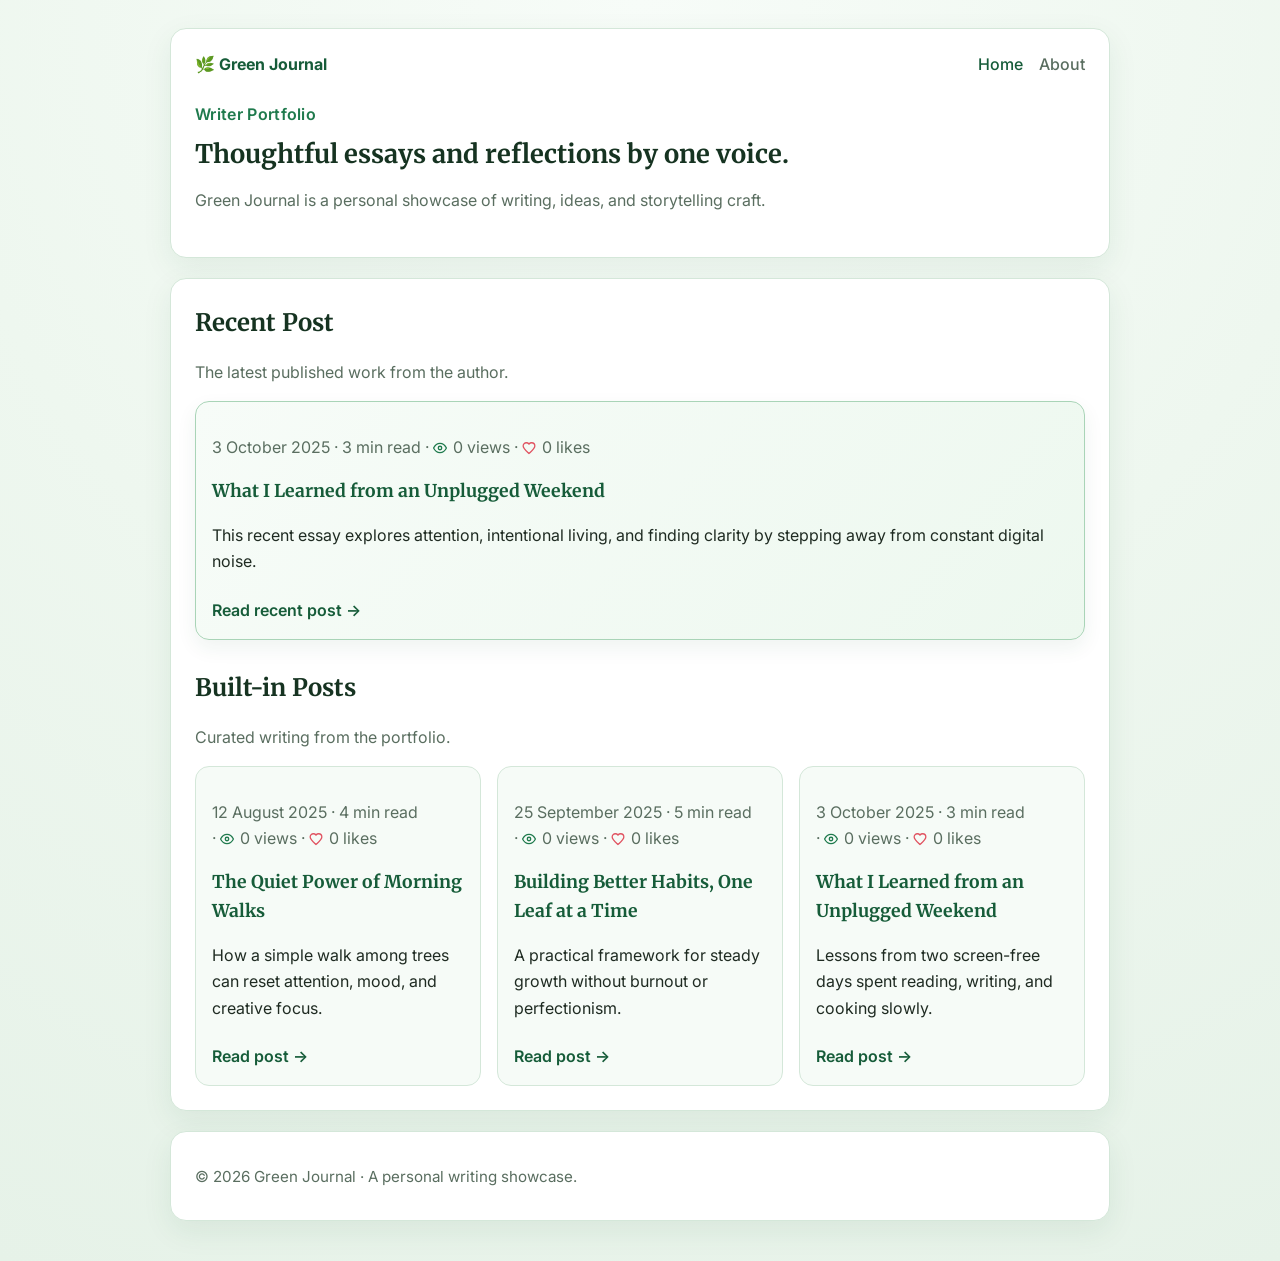
<file: index.html>
<!DOCTYPE html>
<html lang="en">
<head>
    <meta charset="UTF-8">
    <meta name="viewport" content="width=device-width, initial-scale=1.0">
    <meta name="description" content="Green Journal — a calm, nature-inspired portfolio blog showcasing one writer's work.">
    <title>Green Journal</title>
    <link rel="stylesheet" href="style.css">
    <script src="script.js" defer></script>
</head>
<body>
    <div class="page-wrap">
        <header class="site-header">
            <nav class="site-nav" aria-label="Primary navigation">
                <a class="brand" href="index.html">🌿 Green Journal</a>
                <div class="nav-links">
                    <a href="index.html" aria-current="page">Home</a>
                    <a href="about.html">About</a>
                </div>
            </nav>
            <section class="hero">
                <p class="eyebrow">Writer Portfolio</p>
                <h1>Thoughtful essays and reflections by one voice.</h1>
                <p class="hero-copy">Green Journal is a personal showcase of writing, ideas, and storytelling craft.</p>
            </section>
        </header>

        <main>
            <section class="posts-header compact">
                <h2>Recent Post</h2>
                <p>The latest published work from the author.</p>
            </section>

            <section class="featured-post" aria-label="Recent post">
                <article class="post-card featured-card" data-post-id="post3">
                    <p class="post-meta">3 October 2025 · 3 min read</p>
                    <h3><a href="post3.html">What I Learned from an Unplugged Weekend</a></h3>
                    <p>This recent essay explores attention, intentional living, and finding clarity by stepping away from constant digital noise.</p>
                    <a class="read-more" href="post3.html">Read recent post →</a>
                </article>
            </section>

            <section class="posts-header top-gap">
                <h2>Built-in Posts</h2>
                <p>Curated writing from the portfolio.</p>
            </section>

            <section class="post-grid" aria-label="Built-in blog post list">
                <article class="post-card" data-post-id="post1">
                    <p class="post-meta">12 August 2025 · 4 min read</p>
                    <h3><a href="post1.html">The Quiet Power of Morning Walks</a></h3>
                    <p>How a simple walk among trees can reset attention, mood, and creative focus.</p>
                    <a class="read-more" href="post1.html">Read post →</a>
                </article>

                <article class="post-card" data-post-id="post2">
                    <p class="post-meta">25 September 2025 · 5 min read</p>
                    <h3><a href="post2.html">Building Better Habits, One Leaf at a Time</a></h3>
                    <p>A practical framework for steady growth without burnout or perfectionism.</p>
                    <a class="read-more" href="post2.html">Read post →</a>
                </article>

                <article class="post-card" data-post-id="post3">
                    <p class="post-meta">3 October 2025 · 3 min read</p>
                    <h3><a href="post3.html">What I Learned from an Unplugged Weekend</a></h3>
                    <p>Lessons from two screen-free days spent reading, writing, and cooking slowly.</p>
                    <a class="read-more" href="post3.html">Read post →</a>
                </article>
            </section>
        </main>

        <footer class="site-footer">
            <p>© 2026 Green Journal · A personal writing showcase.</p>
        </footer>
    </div>
</body>
</html>
</file>
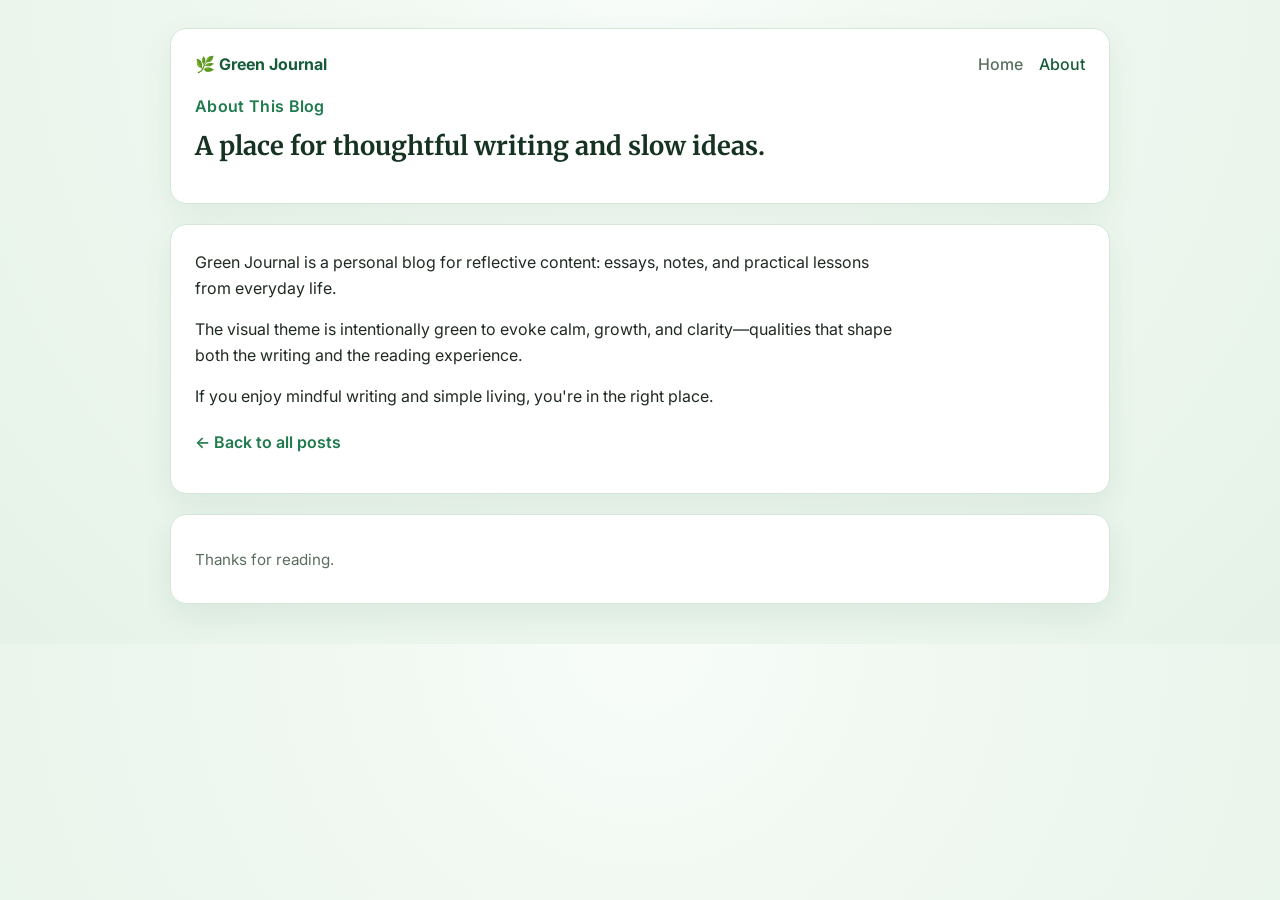
<file: about.html>
<!DOCTYPE html>
<html lang="en">
<head>
    <meta charset="UTF-8">
    <meta name="viewport" content="width=device-width, initial-scale=1.0">
    <meta name="description" content="About Green Journal.">
    <title>About · Green Journal</title>
    <link rel="stylesheet" href="style.css">
</head>
<body>
    <div class="page-wrap">
        <header class="site-header">
            <nav class="site-nav">
                <a class="brand" href="index.html">🌿 Green Journal</a>
                <div class="nav-links">
                    <a href="index.html">Home</a>
                    <a href="about.html" aria-current="page">About</a>
                </div>
            </nav>
            <section class="hero hero-small">
                <p class="eyebrow">About This Blog</p>
                <h1>A place for thoughtful writing and slow ideas.</h1>
            </section>
        </header>

        <main>
            <article class="single-post">
                <p>Green Journal is a personal blog for reflective content: essays, notes, and practical lessons from everyday life.</p>
                <p>The visual theme is intentionally green to evoke calm, growth, and clarity—qualities that shape both the writing and the reading experience.</p>
                <p>If you enjoy mindful writing and simple living, you're in the right place.</p>
                <p><a class="read-more" href="index.html">← Back to all posts</a></p>
            </article>
        </main>

        <footer class="site-footer">
            <p>Thanks for reading.</p>
        </footer>
    </div>
</body>
</html>
</file>
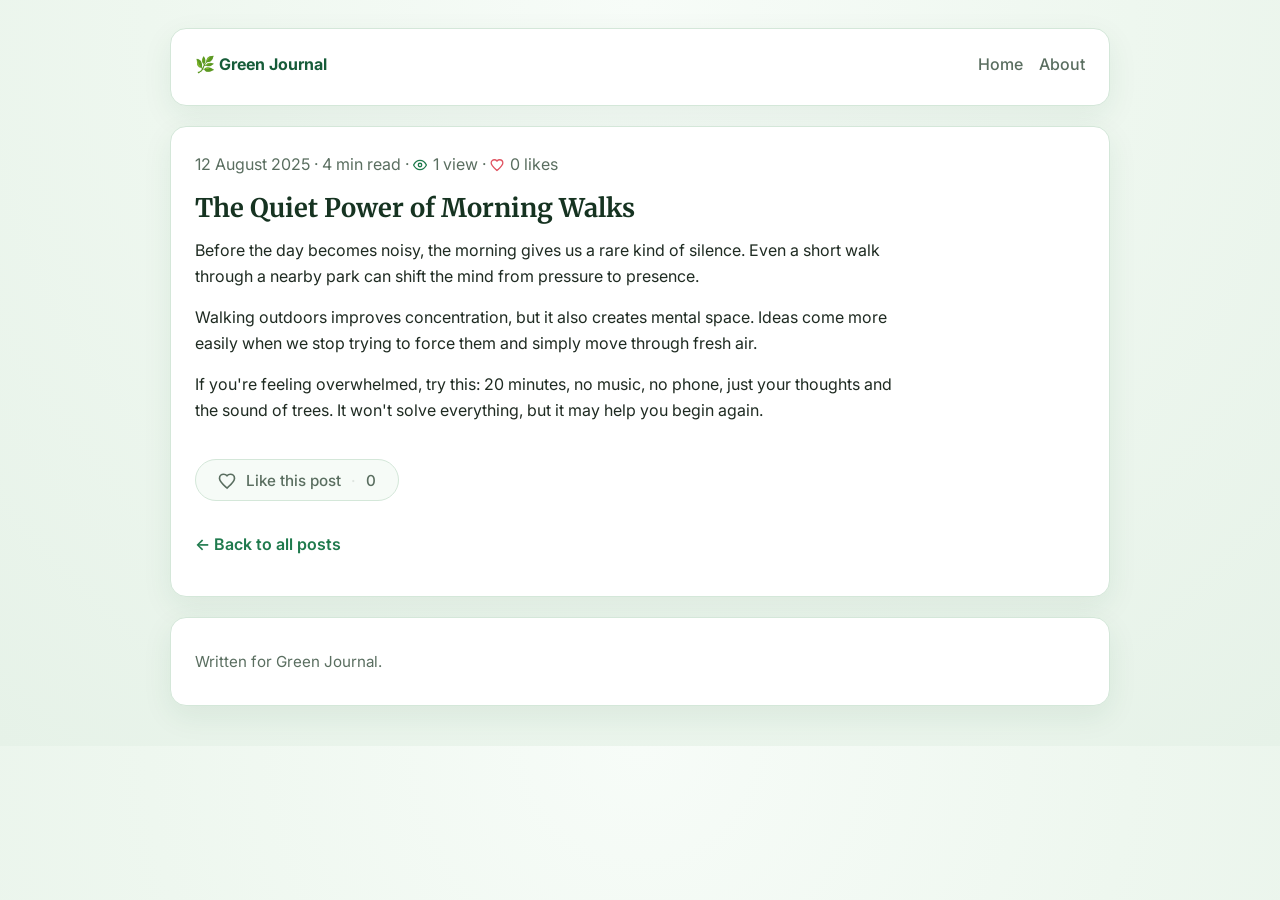
<file: post1.html>
<!DOCTYPE html>
<html lang="en">
<head>
    <meta charset="UTF-8">
    <meta name="viewport" content="width=device-width, initial-scale=1.0">
    <title>The Quiet Power of Morning Walks · Green Journal</title>
    <link rel="stylesheet" href="style.css">
    <script src="script.js" defer></script>
</head>
<body>
    <div class="page-wrap">
        <header class="site-header">
            <nav class="site-nav">
                <a class="brand" href="index.html">🌿 Green Journal</a>
                <div class="nav-links">
                    <a href="index.html">Home</a>
                    <a href="about.html">About</a>
                </div>
            </nav>
        </header>

        <main>
            <article class="single-post" data-post-id="post1">
                <p class="post-meta">12 August 2025 · 4 min read</p>
                <h1>The Quiet Power of Morning Walks</h1>
                <p>Before the day becomes noisy, the morning gives us a rare kind of silence. Even a short walk through a nearby park can shift the mind from pressure to presence.</p>
                <p>Walking outdoors improves concentration, but it also creates mental space. Ideas come more easily when we stop trying to force them and simply move through fresh air.</p>
                <p>If you're feeling overwhelmed, try this: 20 minutes, no music, no phone, just your thoughts and the sound of trees. It won't solve everything, but it may help you begin again.</p>
                <div class="like-button-container"></div>
                <p><a class="read-more" href="index.html">← Back to all posts</a></p>
            </article>
        </main>

        <footer class="site-footer">
            <p>Written for Green Journal.</p>
        </footer>
    </div>
</body>
</html>
</file>
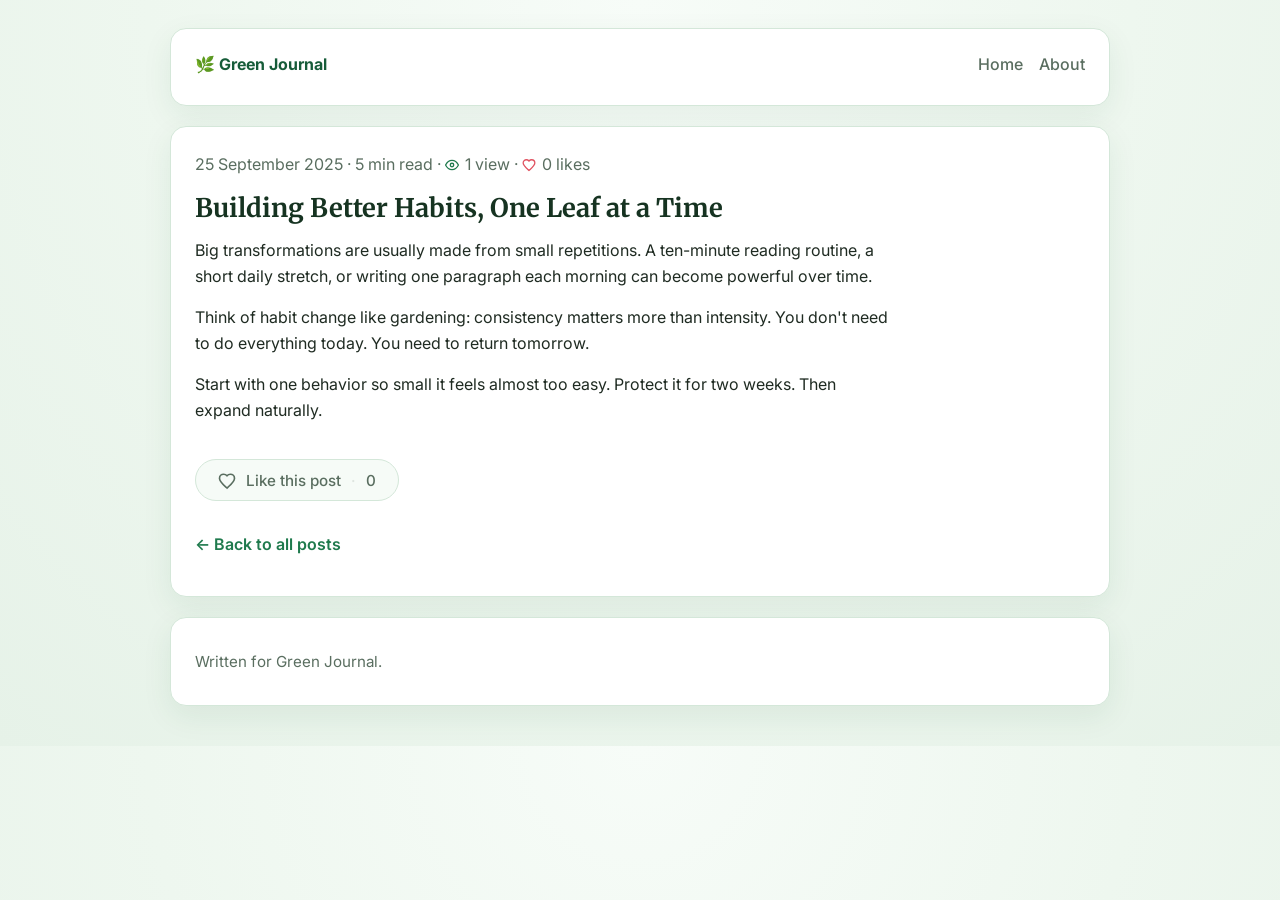
<file: post2.html>
<!DOCTYPE html>
<html lang="en">
<head>
    <meta charset="UTF-8">
    <meta name="viewport" content="width=device-width, initial-scale=1.0">
    <title>Building Better Habits, One Leaf at a Time · Green Journal</title>
    <link rel="stylesheet" href="style.css">
    <script src="script.js" defer></script>
</head>
<body>
    <div class="page-wrap">
        <header class="site-header">
            <nav class="site-nav">
                <a class="brand" href="index.html">🌿 Green Journal</a>
                <div class="nav-links">
                    <a href="index.html">Home</a>
                    <a href="about.html">About</a>
                </div>
            </nav>
        </header>

        <main>
            <article class="single-post" data-post-id="post2">
                <p class="post-meta">25 September 2025 · 5 min read</p>
                <h1>Building Better Habits, One Leaf at a Time</h1>
                <p>Big transformations are usually made from small repetitions. A ten-minute reading routine, a short daily stretch, or writing one paragraph each morning can become powerful over time.</p>
                <p>Think of habit change like gardening: consistency matters more than intensity. You don't need to do everything today. You need to return tomorrow.</p>
                <p>Start with one behavior so small it feels almost too easy. Protect it for two weeks. Then expand naturally.</p>
                <div class="like-button-container"></div>
                <p><a class="read-more" href="index.html">← Back to all posts</a></p>
            </article>
        </main>

        <footer class="site-footer">
            <p>Written for Green Journal.</p>
        </footer>
    </div>
</body>
</html>
</file>
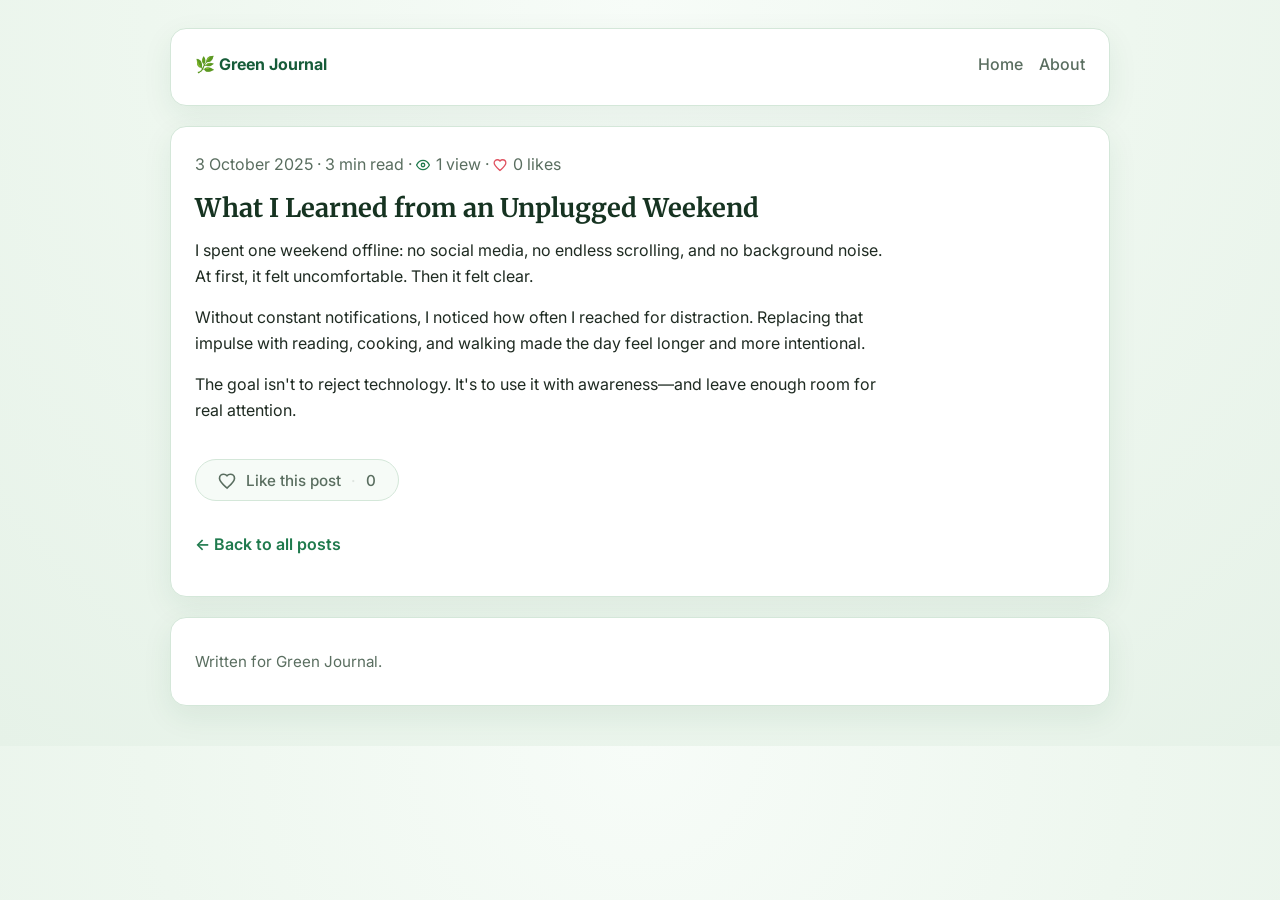
<file: post3.html>
<!DOCTYPE html>
<html lang="en">
<head>
    <meta charset="UTF-8">
    <meta name="viewport" content="width=device-width, initial-scale=1.0">
    <title>What I Learned from an Unplugged Weekend · Green Journal</title>
    <link rel="stylesheet" href="style.css">
    <script src="script.js" defer></script>
</head>
<body>
    <div class="page-wrap">
        <header class="site-header">
            <nav class="site-nav">
                <a class="brand" href="index.html">🌿 Green Journal</a>
                <div class="nav-links">
                    <a href="index.html">Home</a>
                    <a href="about.html">About</a>
                </div>
            </nav>
        </header>

        <main>
            <article class="single-post" data-post-id="post3">
                <p class="post-meta">3 October 2025 · 3 min read</p>
                <h1>What I Learned from an Unplugged Weekend</h1>
                <p>I spent one weekend offline: no social media, no endless scrolling, and no background noise. At first, it felt uncomfortable. Then it felt clear.</p>
                <p>Without constant notifications, I noticed how often I reached for distraction. Replacing that impulse with reading, cooking, and walking made the day feel longer and more intentional.</p>
                <p>The goal isn't to reject technology. It's to use it with awareness—and leave enough room for real attention.</p>
                <div class="like-button-container"></div>
                <p><a class="read-more" href="index.html">← Back to all posts</a></p>
            </article>
        </main>

        <footer class="site-footer">
            <p>Written for Green Journal.</p>
        </footer>
    </div>
</body>
</html>
</file>
<file: style.css>
@import url('https://fonts.googleapis.com/css2?family=Inter:wght@400;500;600;700&family=Merriweather:wght@400;700&display=swap');

:root {
    --bg: #eef7ef;
    --surface: #ffffff;
    --surface-soft: #f6fbf7;
    --text: #1f2b22;
    --text-muted: #5a6e60;
    --primary: #1f7a4d;
    --primary-dark: #165c39;
    --border: #d4e7d9;
    --shadow: 0 10px 30px rgba(22, 92, 57, 0.08);
}

* {
    box-sizing: border-box;
}

body {
    margin: 0;
    font-family: 'Inter', system-ui, -apple-system, sans-serif;
    color: var(--text);
    background: radial-gradient(circle at top, #f7fcf8 0%, var(--bg) 50%, #e6f2e8 100%);
    line-height: 1.65;
}

.page-wrap {
    max-width: 980px;
    margin: 0 auto;
    padding: 28px 20px 40px;
}

.site-header,
main,
.site-footer {
    background: var(--surface);
    border: 1px solid var(--border);
    border-radius: 16px;
    box-shadow: var(--shadow);
}

.site-header {
    padding: 22px 24px 28px;
    margin-bottom: 20px;
}

.site-nav {
    display: flex;
    justify-content: space-between;
    align-items: center;
    gap: 16px;
}

.brand {
    font-weight: 700;
    color: var(--primary-dark);
    text-decoration: none;
}

.nav-links {
    display: flex;
    gap: 16px;
}

.nav-links a {
    text-decoration: none;
    color: var(--text-muted);
    font-weight: 500;
}

.nav-links a[aria-current="page"] {
    color: var(--primary-dark);
}

.hero {
    margin-top: 24px;
}

.hero-small {
    margin-top: 16px;
}

.eyebrow {
    color: var(--primary);
    font-weight: 600;
    letter-spacing: 0.02em;
    margin: 0 0 10px;
}

h1,
h2,
h3 {
    font-family: 'Merriweather', Georgia, serif;
    margin: 0 0 12px;
    color: #163321;
}

h1 {
    font-size: clamp(1.5rem, 2vw, 2.2rem);
    line-height: 1.3;
}

.hero-copy,
.posts-header p,
.post-meta {
    color: var(--text-muted);
}

main {
    padding: 24px;
    margin-bottom: 20px;
}

.posts-header {
    margin-bottom: 16px;
}

.post-grid {
    display: grid;
    grid-template-columns: repeat(auto-fit, minmax(220px, 1fr));
    gap: 16px;
}

.featured-post {
    margin-bottom: 8px;
}

.post-card {
    border: 1px solid var(--border);
    border-radius: 14px;
    background: var(--surface-soft);
    padding: 16px;
}

.featured-card {
    border-color: #a9d4b7;
    background: linear-gradient(130deg, #f7fcf8 0%, #edf8ef 100%);
    box-shadow: 0 8px 20px rgba(22, 92, 57, 0.07);
}

.post-card h3 {
    font-size: 1.1rem;
}

.post-card a {
    text-decoration: none;
    color: var(--primary-dark);
}

.read-more {
    display: inline-block;
    margin-top: 6px;
    color: var(--primary);
    font-weight: 600;
    text-decoration: none;
}

.single-post {
    max-width: 70ch;
}

.single-post p {
    margin: 0 0 14px;
}

.site-footer {
    padding: 16px 24px;
    color: var(--text-muted);
    font-size: 0.95rem;
}

.top-gap {
    margin-top: 28px;
}

.compact {
    margin-bottom: 10px;
}

@media (max-width: 600px) {
    .site-nav {
        flex-direction: column;
        align-items: flex-start;
    }
}

/* Real Views Badge Styling */
.views-count-wrap {
    display: inline-flex;
    align-items: center;
    gap: 4px;
    opacity: 0;
    transform: translateY(2px);
    transition: opacity 0.5s cubic-bezier(0.16, 1, 0.3, 1), transform 0.5s cubic-bezier(0.16, 1, 0.3, 1);
}

.views-count-wrap.loaded {
    opacity: 1;
    transform: translateY(0);
}

.views-icon {
    display: inline-flex;
    align-items: center;
    justify-content: center;
    color: var(--primary);
    vertical-align: middle;
}

.views-icon svg {
    width: 14px;
    height: 14px;
    stroke: currentColor;
    stroke-width: 2.2;
    fill: none;
}

.views-count {
    display: inline-block;
    transition: transform 0.3s ease, color 0.3s ease;
}

.views-count-wrap.incremented .views-count {
    animation: views-pulse 0.8s cubic-bezier(0.34, 1.56, 0.64, 1);
}

@keyframes views-pulse {
    0% {
        transform: scale(1);
    }
    40% {
        transform: scale(1.25);
        color: var(--primary-dark);
    }
    100% {
        transform: scale(1);
    }
}

/* Real Likes Badge Styling */
.likes-count-wrap {
    display: inline-flex;
    align-items: center;
    gap: 4px;
    opacity: 0;
    transform: translateY(2px);
    transition: opacity 0.5s cubic-bezier(0.16, 1, 0.3, 1), transform 0.5s cubic-bezier(0.16, 1, 0.3, 1);
}

.likes-count-wrap.loaded {
    opacity: 1;
    transform: translateY(0);
}

.likes-icon {
    display: inline-flex;
    align-items: center;
    justify-content: center;
    color: #e05260;
    vertical-align: middle;
}

.likes-icon svg {
    width: 14px;
    height: 14px;
    stroke: currentColor;
    stroke-width: 2.2;
    fill: none;
    transition: fill 0.3s ease, transform 0.3s ease;
}

.likes-count-wrap.liked .likes-icon svg {
    fill: #e05260;
}

.likes-count {
    display: inline-block;
    transition: transform 0.3s ease, color 0.3s ease;
}

/* Interactive Like Button at Bottom of Post */
.like-button-container {
    margin: 36px 0 24px;
    display: flex;
    justify-content: flex-start;
}

.like-btn {
    display: inline-flex;
    align-items: center;
    gap: 10px;
    padding: 10px 22px;
    background: var(--surface-soft);
    border: 1px solid var(--border);
    border-radius: 100px;
    color: var(--text-muted);
    font-family: 'Inter', system-ui, sans-serif;
    font-size: 0.95rem;
    font-weight: 500;
    cursor: pointer;
    user-select: none;
    transition: all 0.3s cubic-bezier(0.16, 1, 0.3, 1);
}

.like-btn:hover {
    background: #fff5f6;
    border-color: #f7bec3;
    color: #c73c4c;
    box-shadow: 0 4px 12px rgba(224, 82, 96, 0.06);
}

.like-btn .btn-heart-icon svg {
    width: 18px;
    height: 18px;
    stroke: currentColor;
    stroke-width: 2.2;
    fill: none;
    transition: fill 0.3s cubic-bezier(0.16, 1, 0.3, 1), transform 0.3s cubic-bezier(0.16, 1, 0.3, 1);
    display: inline-block;
    vertical-align: middle;
}

/* Active Liked State */
.like-btn.liked {
    background: #fff0f1;
    border-color: #f7a8b0;
    color: #c73c4c;
    box-shadow: 0 6px 16px rgba(224, 82, 96, 0.12);
}

.like-btn.liked .btn-heart-icon svg {
    fill: #e05260;
    stroke: #e05260;
}

/* Pop Animation when clicked */
.like-btn.pop .btn-heart-icon svg {
    animation: heart-pop 0.45s cubic-bezier(0.175, 0.885, 0.32, 1.275);
}

@keyframes heart-pop {
    0% {
        transform: scale(1);
    }
    30% {
        transform: scale(0.65);
    }
    70% {
        transform: scale(1.35);
    }
    100% {
        transform: scale(1);
    }
}
</file>
